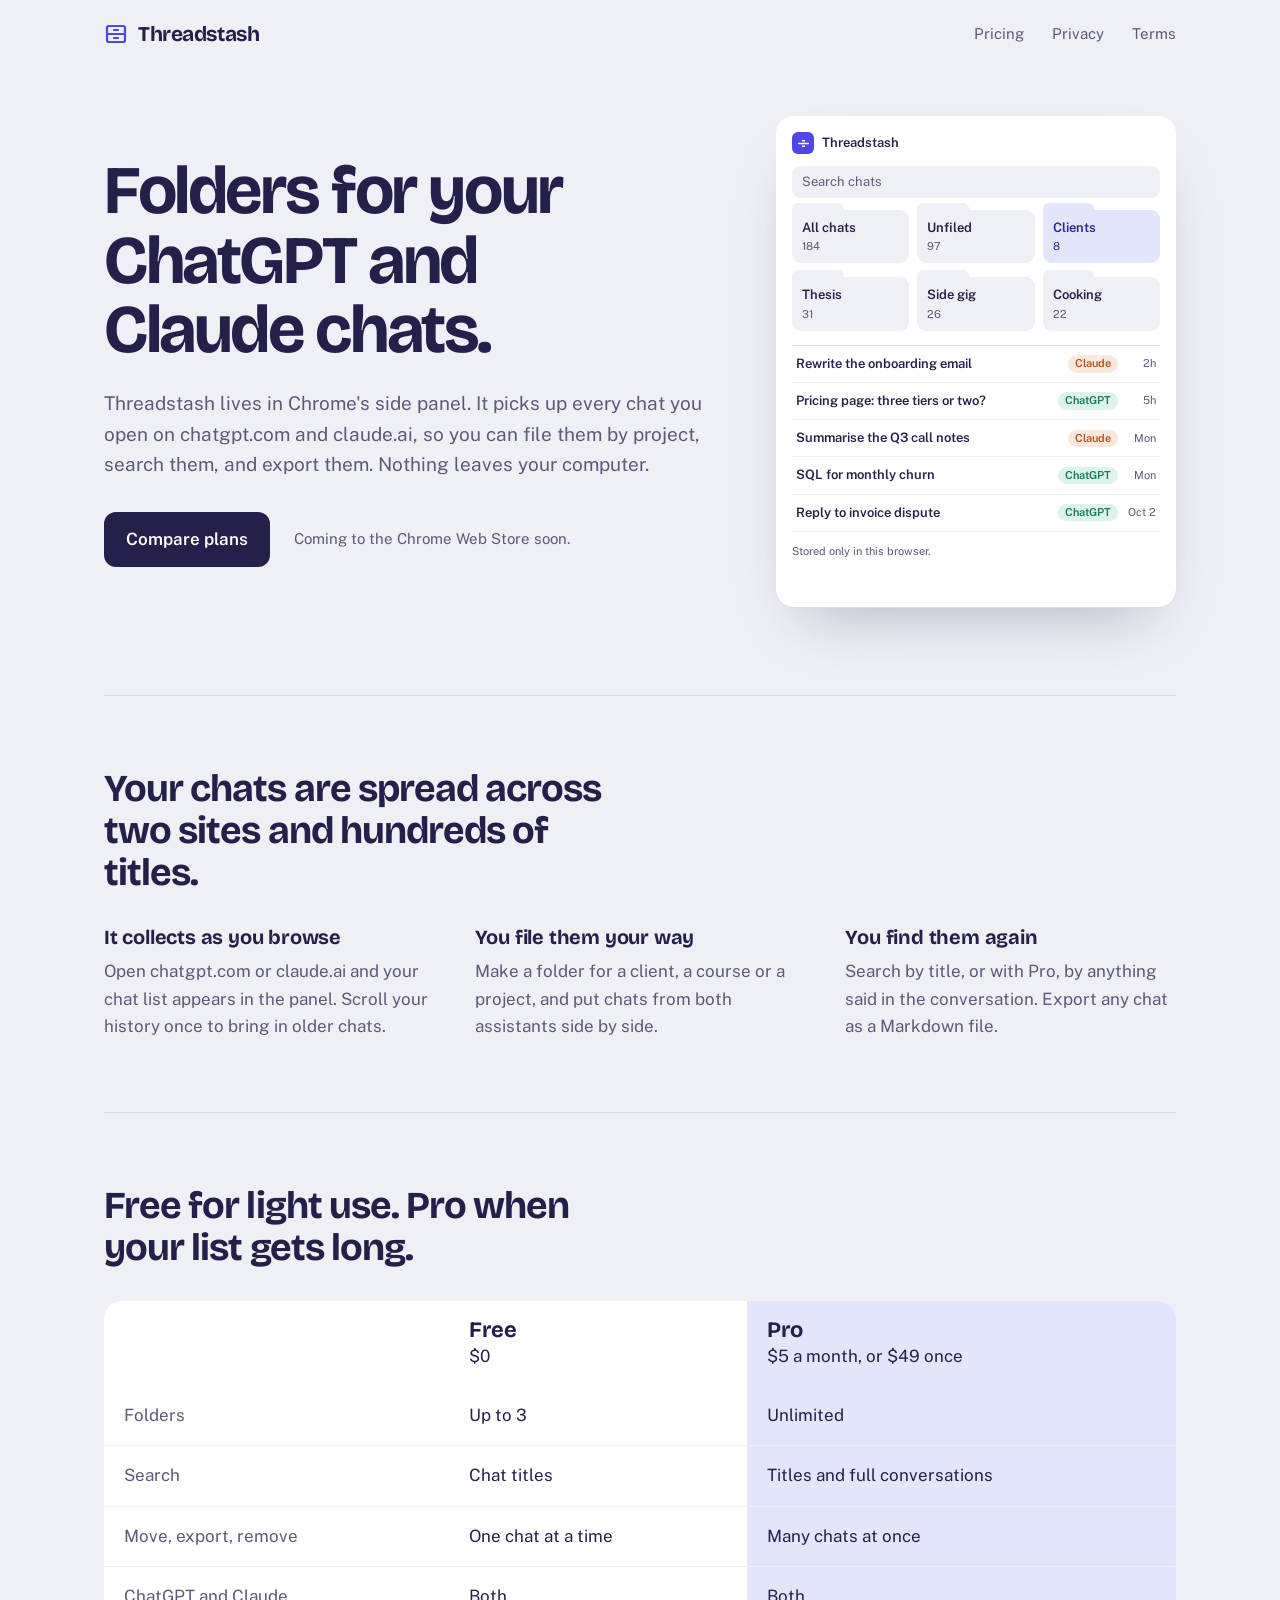
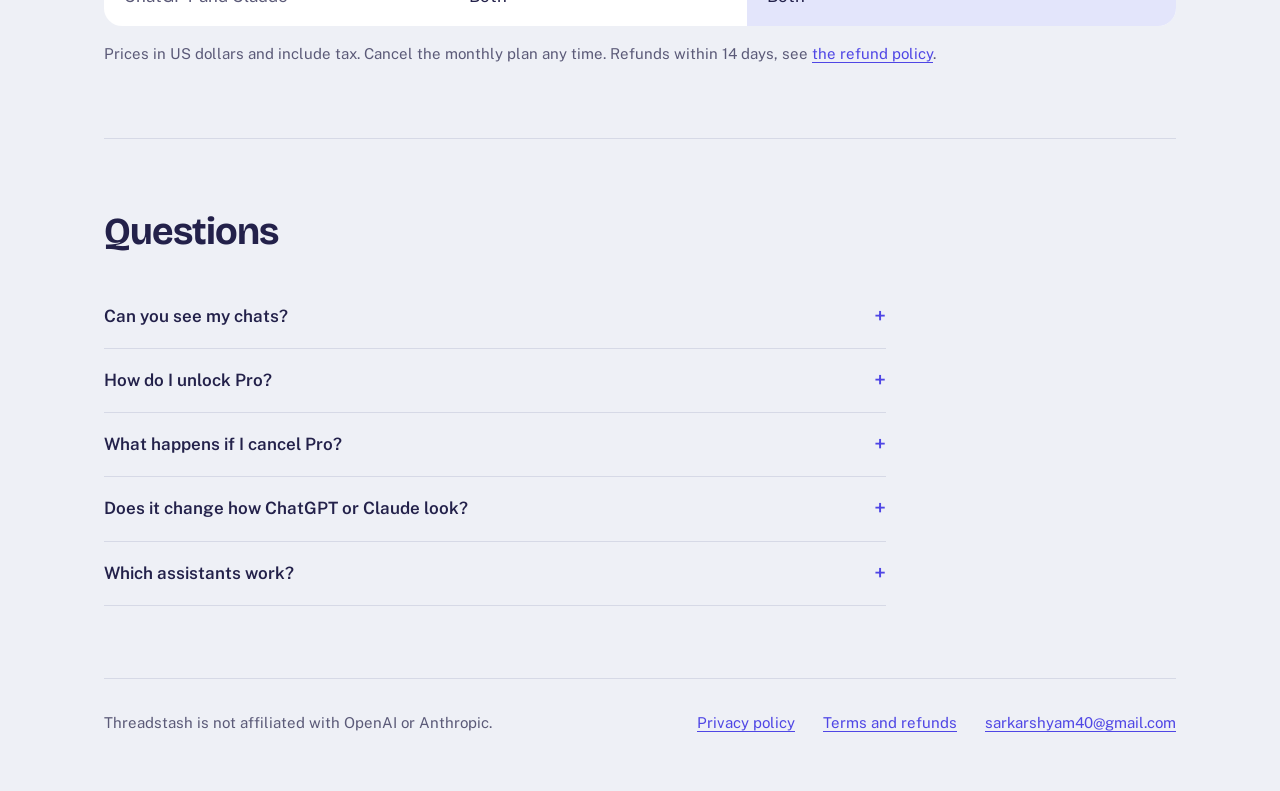
<file: index.html>
<!doctype html>
<html lang="en">
<head>
  <meta charset="utf-8">
  <meta name="viewport" content="width=device-width, initial-scale=1">
  <title>Threadstash — folders for your ChatGPT and Claude chats</title>
  <meta name="description" content="Threadstash is a Chrome extension that files your ChatGPT and Claude chats into folders, with search and export. Everything stays in your browser.">
  <link rel="preload" href="fonts/bricolage.woff2" as="font" type="font/woff2" crossorigin>
  <link rel="icon" href="data:image/svg+xml,%3Csvg xmlns=%22http://www.w3.org/2000/svg%22 viewBox=%220 0 24 24%22 fill=%22none%22 stroke=%22%234f46e5%22 stroke-width=%222.4%22 stroke-linecap=%22round%22 stroke-linejoin=%22round%22%3E%3Cpath d=%22M3 6a2 2 0 0 1 2-2h14a2 2 0 0 1 2 2v12a2 2 0 0 1-2 2H5a2 2 0 0 1-2-2zM3 12h18M10 8h4M10 16h4%22/%3E%3C/svg%3E">
  <link rel="stylesheet" href="style.css">
</head>
<body>
  <div class="wrap">
    <nav class="top">
      <a class="mark" href="./">
        <svg width="24" height="24" viewBox="0 0 24 24" fill="none" stroke="currentColor" stroke-width="2.2" stroke-linecap="round" stroke-linejoin="round" aria-hidden="true"><path d="M3 6a2 2 0 0 1 2-2h14a2 2 0 0 1 2 2v12a2 2 0 0 1-2 2H5a2 2 0 0 1-2-2zM3 12h18M10 8h4M10 16h4"/></svg>
        Threadstash
      </a>
      <a href="#pricing">Pricing</a>
      <a href="privacy.html">Privacy</a>
      <a href="terms.html">Terms</a>
    </nav>

    <header class="hero">
      <div>
        <h1>Folders for your ChatGPT and Claude chats.</h1>
        <p>Threadstash lives in Chrome's side panel. It picks up every chat you open on chatgpt.com and claude.ai, so you can file them by project, search them, and export them. Nothing leaves your computer.</p>
        <div class="cta">
          <a class="button" href="#pricing">Compare plans</a>
          <small>Coming to the Chrome Web Store soon.</small>
        </div>
      </div>

      <figure class="panel" aria-label="The Threadstash side panel with a Work folder open">
        <div class="panel-head">
          <span class="logo"><svg width="13" height="13" viewBox="0 0 24 24" fill="none" stroke="currentColor" stroke-width="2.6" stroke-linecap="round" aria-hidden="true"><path d="M3 12h18M10 7h4M10 17h4"/></svg></span>
          Threadstash
        </div>
        <div class="panel-search">Search chats</div>
        <div class="drawer">
          <div class="folder"><b>All chats</b><span>184</span></div>
          <div class="folder"><b>Unfiled</b><span>97</span></div>
          <div class="folder open"><b>Clients</b><span>8</span></div>
          <div class="folder"><b>Thesis</b><span>31</span></div>
          <div class="folder"><b>Side gig</b><span>26</span></div>
          <div class="folder"><b>Cooking</b><span>22</span></div>
        </div>
        <ul class="chats">
          <li style="--i: 0"><span class="t">Rewrite the onboarding email</span><span class="tag claude">Claude</span><span class="when">2h</span></li>
          <li style="--i: 1"><span class="t">Pricing page: three tiers or two?</span><span class="tag gpt">ChatGPT</span><span class="when">5h</span></li>
          <li style="--i: 2"><span class="t">Summarise the Q3 call notes</span><span class="tag claude">Claude</span><span class="when">Mon</span></li>
          <li style="--i: 3"><span class="t">SQL for monthly churn</span><span class="tag gpt">ChatGPT</span><span class="when">Mon</span></li>
          <li style="--i: 4"><span class="t">Reply to invoice dispute</span><span class="tag gpt">ChatGPT</span><span class="when">Oct 2</span></li>
        </ul>
        <p class="panel-foot">Stored only in this browser.</p>
      </figure>
    </header>

    <section class="section">
      <h2>Your chats are spread across two sites and hundreds of titles.</h2>
      <div class="how">
        <div>
          <h3>It collects as you browse</h3>
          <p>Open chatgpt.com or claude.ai and your chat list appears in the panel. Scroll your history once to bring in older chats.</p>
        </div>
        <div>
          <h3>You file them your way</h3>
          <p>Make a folder for a client, a course or a project, and put chats from both assistants side by side.</p>
        </div>
        <div>
          <h3>You find them again</h3>
          <p>Search by title, or with Pro, by anything said in the conversation. Export any chat as a Markdown file.</p>
        </div>
      </div>
    </section>

    <section class="section" id="pricing">
      <h2>Free for light use. Pro when your list gets long.</h2>
      <table class="plans">
        <thead>
          <tr>
            <td></td>
            <th scope="col"><b>Free</b>$0</th>
            <th scope="col" class="pro"><b>Pro</b>$5 a month, or $49 once</th>
          </tr>
        </thead>
        <tbody>
          <tr><th scope="row">Folders</th><td>Up to 3</td><td class="pro">Unlimited</td></tr>
          <tr><th scope="row">Search</th><td>Chat titles</td><td class="pro">Titles and full conversations</td></tr>
          <tr><th scope="row">Move, export, remove</th><td>One chat at a time</td><td class="pro">Many chats at once</td></tr>
          <tr><th scope="row">ChatGPT and Claude</th><td>Both</td><td class="pro">Both</td></tr>
        </tbody>
      </table>
      <p class="fine">Prices in US dollars and include tax. Cancel the monthly plan any time. Refunds within 14 days, see <a href="terms.html#refunds">the refund policy</a>.</p>
    </section>

    <section class="section faq">
      <h2>Questions</h2>
      <details>
        <summary>Can you see my chats?</summary>
        <p>No. Threadstash has no server. Your chats are saved in your own browser, and uninstalling the extension deletes them.</p>
      </details>
      <details>
        <summary>How do I unlock Pro?</summary>
        <p>Buy a plan from the extension. You get a license key by email. Paste it into Threadstash and Pro turns on.</p>
      </details>
      <details>
        <summary>What happens if I cancel Pro?</summary>
        <p>Nothing is deleted. All your folders and chats stay, and you can still open, rename and file chats into them. You can't add folders beyond 3, and full-text search and actions on many chats at once turn off until you upgrade again.</p>
      </details>
      <details>
        <summary>Does it change how ChatGPT or Claude look?</summary>
        <p>No. Threadstash only reads the pages. Everything it shows is in Chrome's side panel, next to the site.</p>
      </details>
      <details>
        <summary>Which assistants work?</summary>
        <p>ChatGPT and Claude today. Gemini is next.</p>
      </details>
    </section>

    <footer>
      <span>Threadstash is not affiliated with OpenAI or Anthropic.</span>
      <a href="privacy.html">Privacy policy</a>
      <a href="terms.html">Terms and refunds</a>
      <a href="mailto:sarkarshyam40@gmail.com">sarkarshyam40@gmail.com</a>
    </footer>
  </div>
</body>
</html>
</file>
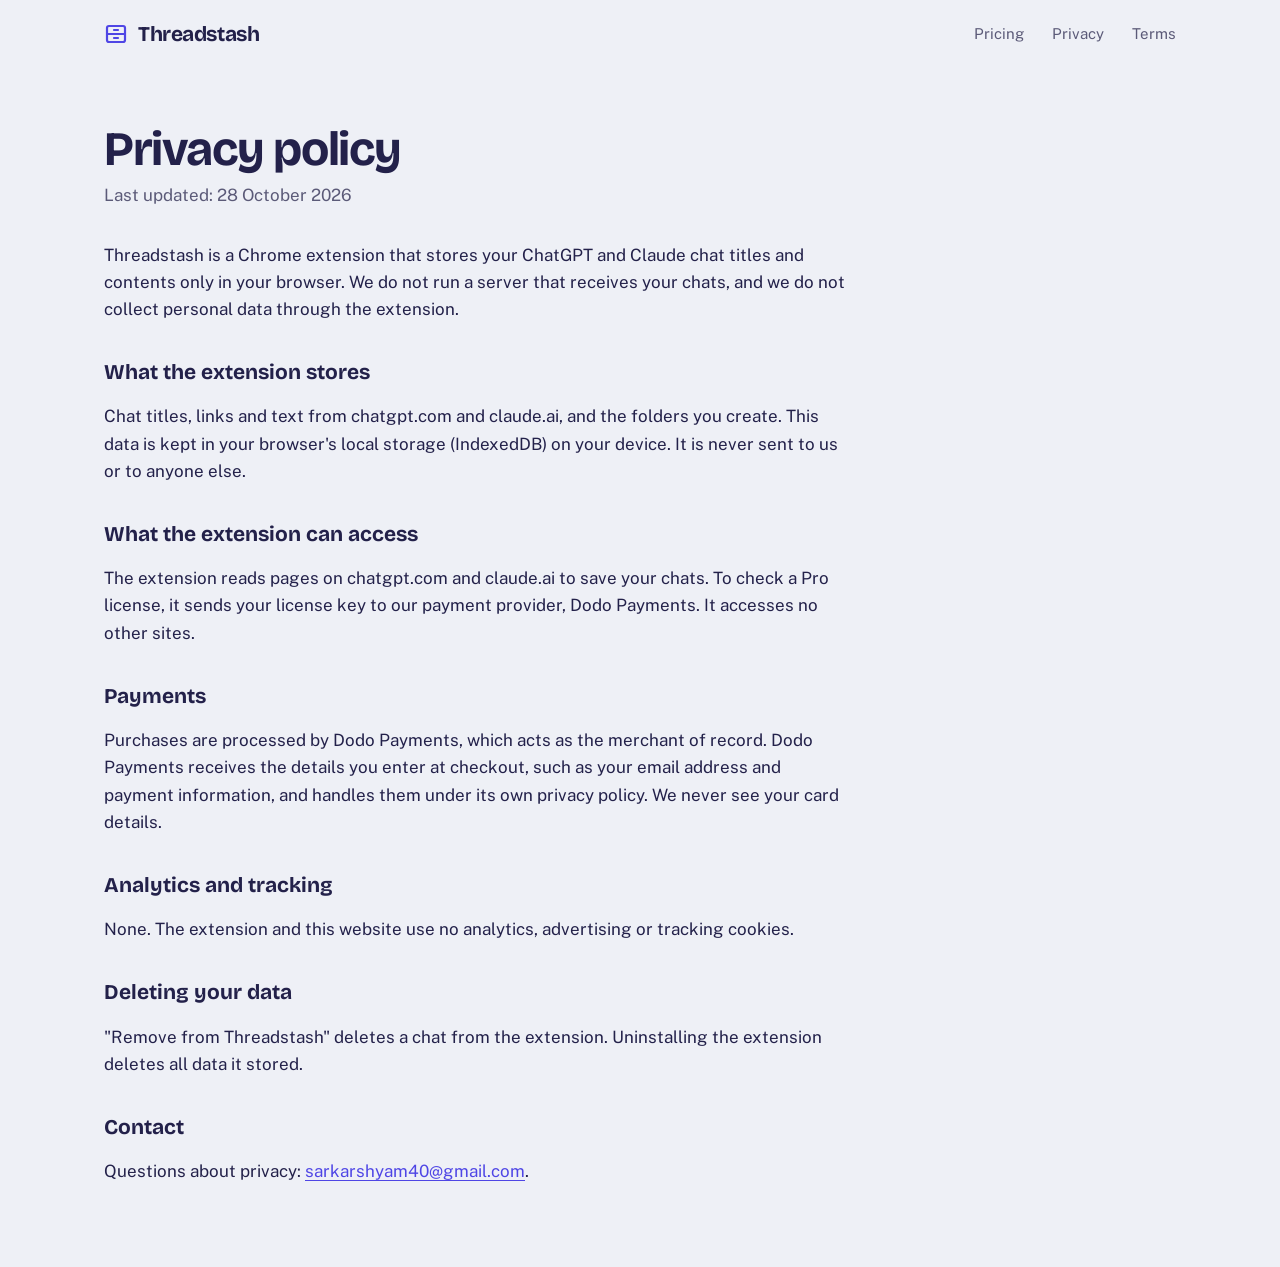
<file: privacy.html>
<!doctype html>
<html lang="en">
<head>
  <meta charset="utf-8">
  <meta name="viewport" content="width=device-width, initial-scale=1">
  <title>Privacy policy — Threadstash</title>
  <link rel="icon" href="data:image/svg+xml,%3Csvg xmlns=%22http://www.w3.org/2000/svg%22 viewBox=%220 0 24 24%22 fill=%22none%22 stroke=%22%234f46e5%22 stroke-width=%222.4%22 stroke-linecap=%22round%22 stroke-linejoin=%22round%22%3E%3Cpath d=%22M3 6a2 2 0 0 1 2-2h14a2 2 0 0 1 2 2v12a2 2 0 0 1-2 2H5a2 2 0 0 1-2-2zM3 12h18M10 8h4M10 16h4%22/%3E%3C/svg%3E">
  <link rel="stylesheet" href="style.css">
</head>
<body>
  <div class="wrap">
    <nav class="top">
      <a class="mark" href="./">
        <svg width="24" height="24" viewBox="0 0 24 24" fill="none" stroke="currentColor" stroke-width="2.2" stroke-linecap="round" stroke-linejoin="round" aria-hidden="true"><path d="M3 6a2 2 0 0 1 2-2h14a2 2 0 0 1 2 2v12a2 2 0 0 1-2 2H5a2 2 0 0 1-2-2zM3 12h18M10 8h4M10 16h4"/></svg>
        Threadstash
      </a>
      <a href="./#pricing">Pricing</a>
      <a href="privacy.html">Privacy</a>
      <a href="terms.html">Terms</a>
    </nav>
    <main class="legal">

    <h1>Privacy policy</h1>
    <p class="updated">Last updated: 28 October 2026</p>

    <p>Threadstash is a Chrome extension that stores your ChatGPT and Claude chat titles and contents only in your browser. We do not run a server that receives your chats, and we do not collect personal data through the extension.</p>

    <h2>What the extension stores</h2>
    <p>Chat titles, links and text from chatgpt.com and claude.ai, and the folders you create. This data is kept in your browser's local storage (IndexedDB) on your device. It is never sent to us or to anyone else.</p>

    <h2>What the extension can access</h2>
    <p>The extension reads pages on chatgpt.com and claude.ai to save your chats. To check a Pro license, it sends your license key to our payment provider, Dodo Payments. It accesses no other sites.</p>

    <h2>Payments</h2>
    <p>Purchases are processed by Dodo Payments, which acts as the merchant of record. Dodo Payments receives the details you enter at checkout, such as your email address and payment information, and handles them under its own privacy policy. We never see your card details.</p>

    <h2>Analytics and tracking</h2>
    <p>None. The extension and this website use no analytics, advertising or tracking cookies.</p>

    <h2>Deleting your data</h2>
    <p>"Remove from Threadstash" deletes a chat from the extension. Uninstalling the extension deletes all data it stored.</p>

    <h2>Contact</h2>
    <p>Questions about privacy: <a href="mailto:sarkarshyam40@gmail.com">sarkarshyam40@gmail.com</a>.</p>
    </main>
  </div>
</body>
</html>
</file>
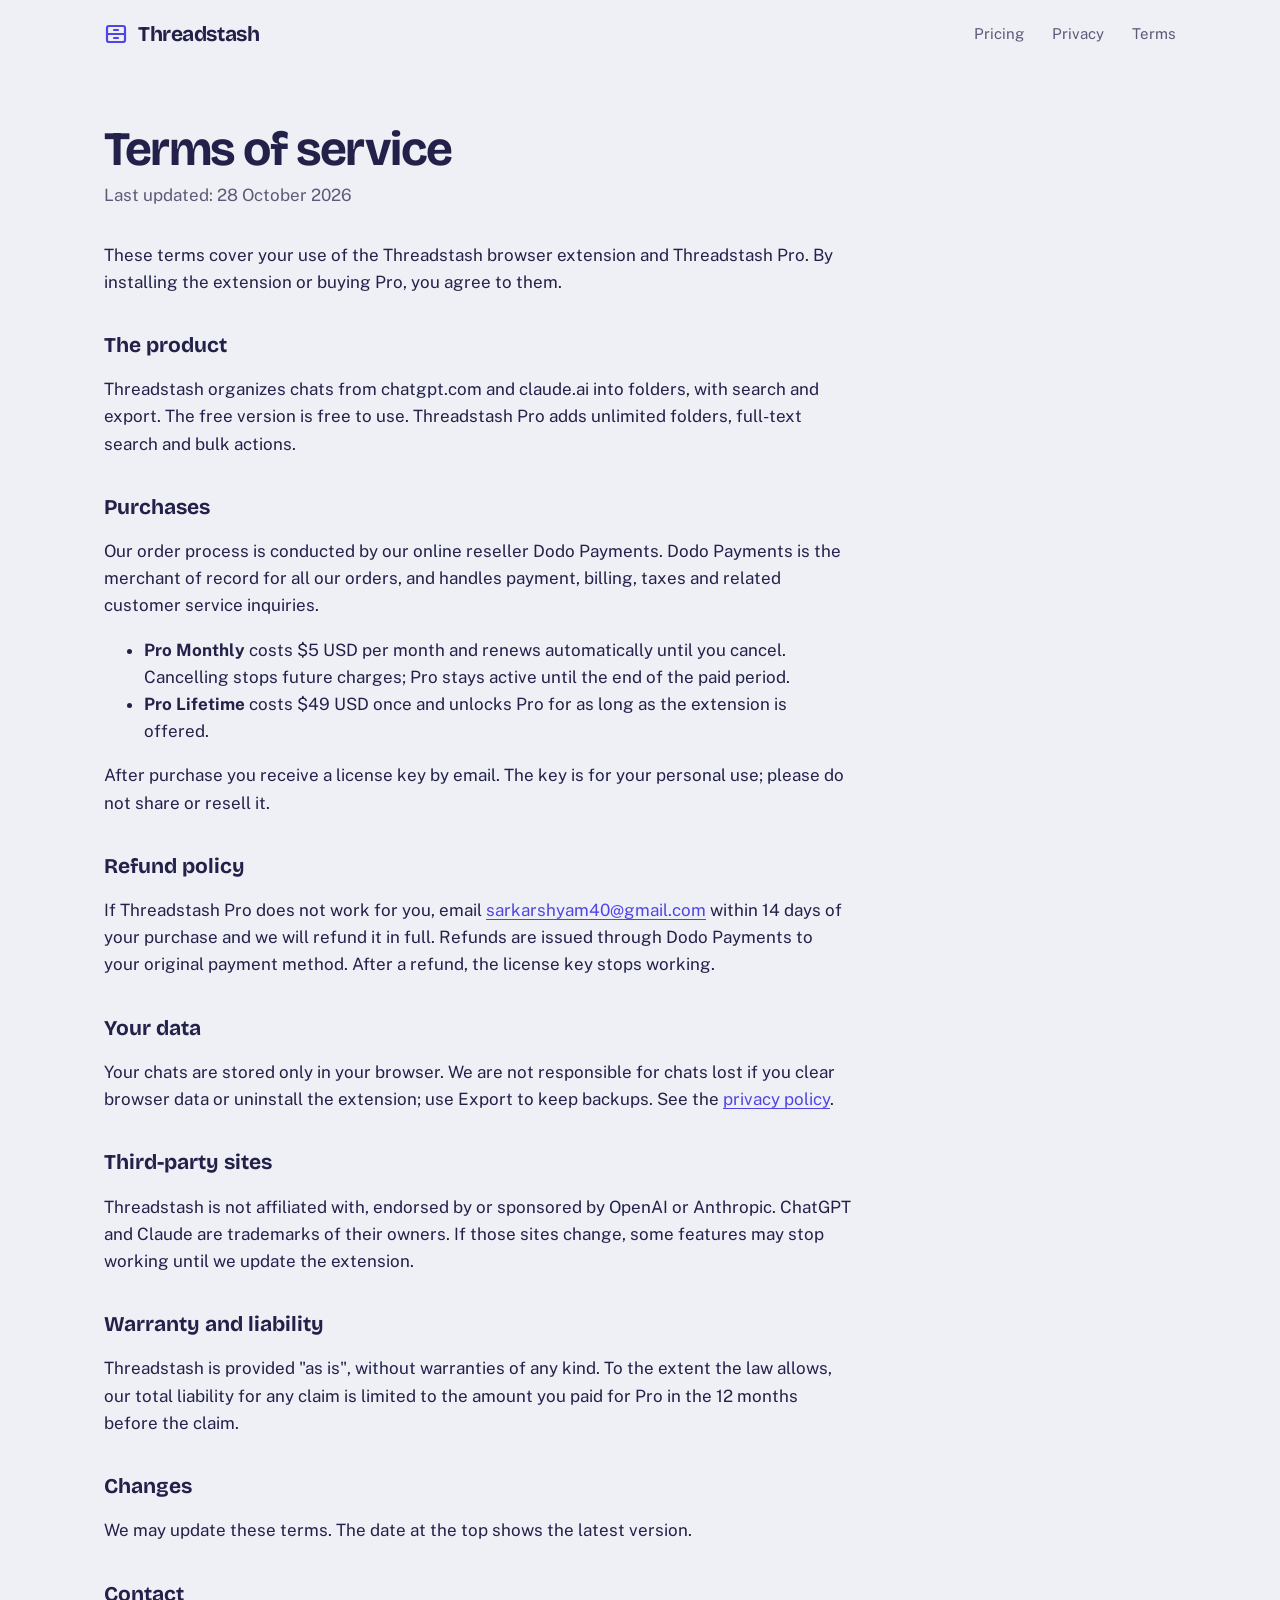
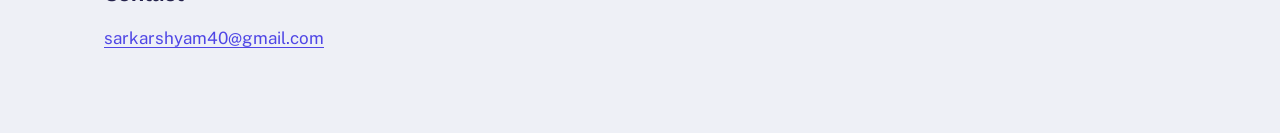
<file: terms.html>
<!doctype html>
<html lang="en">
<head>
  <meta charset="utf-8">
  <meta name="viewport" content="width=device-width, initial-scale=1">
  <title>Terms and refund policy — Threadstash</title>
  <link rel="icon" href="data:image/svg+xml,%3Csvg xmlns=%22http://www.w3.org/2000/svg%22 viewBox=%220 0 24 24%22 fill=%22none%22 stroke=%22%234f46e5%22 stroke-width=%222.4%22 stroke-linecap=%22round%22 stroke-linejoin=%22round%22%3E%3Cpath d=%22M3 6a2 2 0 0 1 2-2h14a2 2 0 0 1 2 2v12a2 2 0 0 1-2 2H5a2 2 0 0 1-2-2zM3 12h18M10 8h4M10 16h4%22/%3E%3C/svg%3E">
  <link rel="stylesheet" href="style.css">
</head>
<body>
  <div class="wrap">
    <nav class="top">
      <a class="mark" href="./">
        <svg width="24" height="24" viewBox="0 0 24 24" fill="none" stroke="currentColor" stroke-width="2.2" stroke-linecap="round" stroke-linejoin="round" aria-hidden="true"><path d="M3 6a2 2 0 0 1 2-2h14a2 2 0 0 1 2 2v12a2 2 0 0 1-2 2H5a2 2 0 0 1-2-2zM3 12h18M10 8h4M10 16h4"/></svg>
        Threadstash
      </a>
      <a href="./#pricing">Pricing</a>
      <a href="privacy.html">Privacy</a>
      <a href="terms.html">Terms</a>
    </nav>
    <main class="legal">

    <h1>Terms of service</h1>
    <p class="updated">Last updated: 28 October 2026</p>

    <p>These terms cover your use of the Threadstash browser extension and Threadstash Pro. By installing the extension or buying Pro, you agree to them.</p>

    <h2>The product</h2>
    <p>Threadstash organizes chats from chatgpt.com and claude.ai into folders, with search and export. The free version is free to use. Threadstash Pro adds unlimited folders, full-text search and bulk actions.</p>

    <h2>Purchases</h2>
    <p>Our order process is conducted by our online reseller Dodo Payments. Dodo Payments is the merchant of record for all our orders, and handles payment, billing, taxes and related customer service inquiries.</p>
    <ul>
      <li><strong>Pro Monthly</strong> costs $5 USD per month and renews automatically until you cancel. Cancelling stops future charges; Pro stays active until the end of the paid period.</li>
      <li><strong>Pro Lifetime</strong> costs $49 USD once and unlocks Pro for as long as the extension is offered.</li>
    </ul>
    <p>After purchase you receive a license key by email. The key is for your personal use; please do not share or resell it.</p>

    <h2 id="refunds">Refund policy</h2>
    <p>If Threadstash Pro does not work for you, email <a href="mailto:sarkarshyam40@gmail.com">sarkarshyam40@gmail.com</a> within 14 days of your purchase and we will refund it in full. Refunds are issued through Dodo Payments to your original payment method. After a refund, the license key stops working.</p>

    <h2>Your data</h2>
    <p>Your chats are stored only in your browser. We are not responsible for chats lost if you clear browser data or uninstall the extension; use Export to keep backups. See the <a href="privacy.html">privacy policy</a>.</p>

    <h2>Third-party sites</h2>
    <p>Threadstash is not affiliated with, endorsed by or sponsored by OpenAI or Anthropic. ChatGPT and Claude are trademarks of their owners. If those sites change, some features may stop working until we update the extension.</p>

    <h2>Warranty and liability</h2>
    <p>Threadstash is provided "as is", without warranties of any kind. To the extent the law allows, our total liability for any claim is limited to the amount you paid for Pro in the 12 months before the claim.</p>

    <h2>Changes</h2>
    <p>We may update these terms. The date at the top shows the latest version.</p>

    <h2>Contact</h2>
    <p><a href="mailto:sarkarshyam40@gmail.com">sarkarshyam40@gmail.com</a></p>
    </main>
  </div>
</body>
</html>
</file>
<file: style.css>
@font-face {
  font-family: 'Bricolage Grotesque';
  src: url(fonts/bricolage.woff2) format('woff2');
  font-weight: 200 800;
  font-display: swap;
}

@font-face {
  font-family: 'Public Sans';
  src: url(fonts/public-sans.woff2) format('woff2');
  font-weight: 100 900;
  font-display: swap;
}

@font-face {
  font-family: 'Public Sans';
  src: url(fonts/public-sans-italic.woff2) format('woff2');
  font-weight: 100 900;
  font-style: italic;
  font-display: swap;
}

/* Card stock, indigo ink, and the two site colours the extension uses for its tags. */
:root {
  --stock: #eef0f6;
  --sheet: #ffffff;
  --ink: #23214a;
  --ink-soft: #5b5a78;
  --rule: #d6d9e6;
  --indigo: #4f46e5;
  --indigo-wash: #e3e5fb;
  --gpt: #0f7a55;
  --gpt-wash: #dcf3e9;
  --claude: #b4501a;
  --claude-wash: #fbe8dc;
  --display: 'Bricolage Grotesque', system-ui, sans-serif;
  --text: 'Public Sans', system-ui, sans-serif;
}

* {
  box-sizing: border-box;
}

html {
  background: var(--stock);
}

body {
  margin: 0;
  color: var(--ink);
  font: 17px/1.6 var(--text);
  -webkit-font-smoothing: antialiased;
}

a {
  color: var(--indigo);
  text-underline-offset: 3px;
}

a:focus-visible,
summary:focus-visible {
  outline: 3px solid var(--indigo);
  outline-offset: 3px;
  border-radius: 4px;
}

.wrap {
  max-width: 1120px;
  margin: 0 auto;
  padding: 0 24px;
}

/* Top bar */

.top {
  display: flex;
  align-items: center;
  gap: 28px;
  padding: 22px 0;
}

.mark {
  display: flex;
  align-items: center;
  gap: 10px;
  margin-right: auto;
  font: 700 21px/1 var(--display);
  letter-spacing: -0.02em;
  color: var(--ink);
  text-decoration: none;
}

.mark svg {
  color: var(--indigo);
}

.top a:not(.mark) {
  color: var(--ink-soft);
  text-decoration: none;
  font-size: 15px;
}

.top a:not(.mark):hover {
  color: var(--ink);
}

/* Hero: the copy on the left, the real side panel on the right */

.hero {
  display: grid;
  grid-template-columns: minmax(0, 1fr) 400px;
  gap: 64px;
  align-items: center;
  padding: 48px 0 88px;
}

.hero h1 {
  font: 700 clamp(40px, 6.2vw, 68px) / 1.02 var(--display);
  letter-spacing: -0.035em;
  margin: 0 0 24px;
  max-width: 12ch;
}

.hero p {
  font-size: 19px;
  color: var(--ink-soft);
  max-width: 34em;
  margin: 0 0 32px;
}

.cta {
  display: flex;
  flex-wrap: wrap;
  align-items: center;
  gap: 16px 24px;
}

.button {
  display: inline-block;
  padding: 14px 22px;
  border-radius: 12px;
  background: var(--ink);
  color: #fff;
  font-weight: 600;
  text-decoration: none;
}

.button[aria-disabled='true'] {
  cursor: default;
}

.cta small {
  font-size: 15px;
  color: var(--ink-soft);
}

/* The panel mock: same structure as the extension's side panel */

.panel {
  margin: 0;
  background: var(--sheet);
  border-radius: 18px;
  box-shadow:
    0 1px 0 var(--rule),
    0 30px 60px -30px rgb(35 33 74 / 35%);
  padding: 16px;
  font-size: 13px;
  line-height: 1.4;
}

.panel-head {
  display: flex;
  align-items: center;
  gap: 8px;
  font-weight: 600;
  margin-bottom: 12px;
}

.panel-head .logo {
  width: 22px;
  height: 22px;
  border-radius: 6px;
  background: var(--indigo);
  color: #fff;
  display: grid;
  place-items: center;
}

.panel-search {
  height: 32px;
  border-radius: 9px;
  background: var(--stock);
  color: var(--ink-soft);
  display: flex;
  align-items: center;
  padding: 0 10px;
  margin-bottom: 12px;
}

/* Folders drawn as actual folders: a tab, then the body */
.drawer {
  display: grid;
  grid-template-columns: repeat(3, minmax(0, 1fr));
  gap: 14px 8px;
  margin: 8px 0 14px;
}

.folder {
  position: relative;
  padding: 9px 10px 8px;
  border-radius: 0 9px 9px 9px;
  background: var(--stock);
}

.folder::before {
  content: '';
  position: absolute;
  left: 0;
  top: -7px;
  width: 44%;
  height: 8px;
  border-radius: 6px 6px 0 0;
  background: inherit;
}

.folder b {
  display: block;
  font-weight: 600;
  white-space: nowrap;
  overflow: hidden;
  text-overflow: ellipsis;
}

.folder span {
  color: var(--ink-soft);
  font-size: 11px;
}

.folder.open {
  background: var(--indigo-wash);
  color: #2b2590;
}

.folder.open span {
  color: #2b2590;
}

.chats {
  list-style: none;
  margin: 0;
  padding: 0;
  border-top: 1px solid var(--rule);
}

.chats li {
  display: flex;
  align-items: center;
  gap: 8px;
  padding: 9px 4px;
  border-bottom: 1px solid var(--stock);
}

.chats .t {
  flex: 1;
  min-width: 0;
  white-space: nowrap;
  overflow: hidden;
  text-overflow: ellipsis;
  font-weight: 600;
}

.tag {
  font-size: 11px;
  font-weight: 600;
  padding: 1px 7px;
  border-radius: 99px;
  white-space: nowrap;
}

.tag.gpt {
  background: var(--gpt-wash);
  color: var(--gpt);
}

.tag.claude {
  background: var(--claude-wash);
  color: var(--claude);
}

.when {
  color: var(--ink-soft);
  font-size: 11px;
  width: 30px;
  text-align: right;
}

.hero .panel-foot {
  margin-top: 12px;
  color: var(--ink-soft);
  font-size: 11px;
}

/* The one moment of motion: chats drop into the open folder on load. */
@media (prefers-reduced-motion: no-preference) {
  .chats li {
    animation: file-in 420ms cubic-bezier(0.2, 0.8, 0.2, 1) backwards;
    animation-delay: calc(500ms + var(--i) * 90ms);
  }

  @keyframes file-in {
    from {
      opacity: 0;
      transform: translateY(-14px);
    }
  }
}

/* Body sections */

.section {
  padding: 72px 0;
  border-top: 1px solid var(--rule);
}

.section h2 {
  font: 700 clamp(28px, 3.6vw, 38px) / 1.1 var(--display);
  letter-spacing: -0.025em;
  margin: 0 0 32px;
  max-width: 20ch;
}

.how {
  display: grid;
  grid-template-columns: repeat(3, minmax(0, 1fr));
  gap: 40px;
}

.how h3 {
  font: 700 20px/1.25 var(--display);
  letter-spacing: -0.01em;
  margin: 0 0 8px;
}

.how p {
  margin: 0;
  color: var(--ink-soft);
}

/* Pricing as a plain comparison table: the honest shape for this content */

.plans {
  width: 100%;
  border-collapse: collapse;
  background: var(--sheet);
  border-radius: 18px;
  overflow: hidden;
}

.plans th,
.plans td {
  padding: 16px 20px;
  text-align: left;
  border-bottom: 1px solid var(--stock);
}

.plans thead th {
  vertical-align: bottom;
  font-weight: 400;
}

.plans thead th b {
  display: block;
  font: 700 22px/1.2 var(--display);
}

.plans .pro {
  background: var(--indigo-wash);
}

.plans tbody th {
  font-weight: 400;
  color: var(--ink-soft);
}

.plans tr:last-child > * {
  border-bottom: 0;
}

.fine {
  font-size: 15px;
  color: var(--ink-soft);
  margin: 16px 0 0;
}

/* FAQ */

.faq details {
  border-bottom: 1px solid var(--rule);
  max-width: 46em;
}

.faq summary {
  cursor: pointer;
  padding: 18px 0;
  font-weight: 600;
  list-style: none;
  display: flex;
  justify-content: space-between;
  gap: 16px;
}

.faq summary::-webkit-details-marker {
  display: none;
}

.faq summary::after {
  content: '+';
  font: 400 24px/1 var(--display);
  color: var(--indigo);
}

.faq details[open] summary::after {
  content: '−';
}

.faq details p {
  margin: 0 0 20px;
  color: var(--ink-soft);
}

footer {
  display: flex;
  flex-wrap: wrap;
  gap: 12px 28px;
  padding: 32px 0 56px;
  border-top: 1px solid var(--rule);
  font-size: 15px;
  color: var(--ink-soft);
}

footer span {
  margin-right: auto;
}

/* Legal pages: one readable column */

.legal {
  max-width: 44em;
  padding: 32px 0 64px;
}

.legal h1 {
  font: 700 clamp(34px, 5vw, 48px) / 1.05 var(--display);
  letter-spacing: -0.03em;
  margin: 24px 0 8px;
}

.legal h2 {
  font: 700 21px/1.3 var(--display);
  margin: 36px 0 8px;
}

.legal .updated {
  color: var(--ink-soft);
  margin: 0 0 32px;
}

@media (max-width: 880px) {
  .hero {
    grid-template-columns: 1fr;
    gap: 48px;
    padding-top: 24px;
  }

  .panel {
    max-width: 420px;
  }

  .how {
    grid-template-columns: 1fr;
    gap: 28px;
  }
}

@media (max-width: 520px) {
  .top {
    gap: 16px;
  }

  .top a[href='#pricing'] {
    display: none;
  }

  .plans th,
  .plans td {
    padding: 12px;
  }
}
</file>
